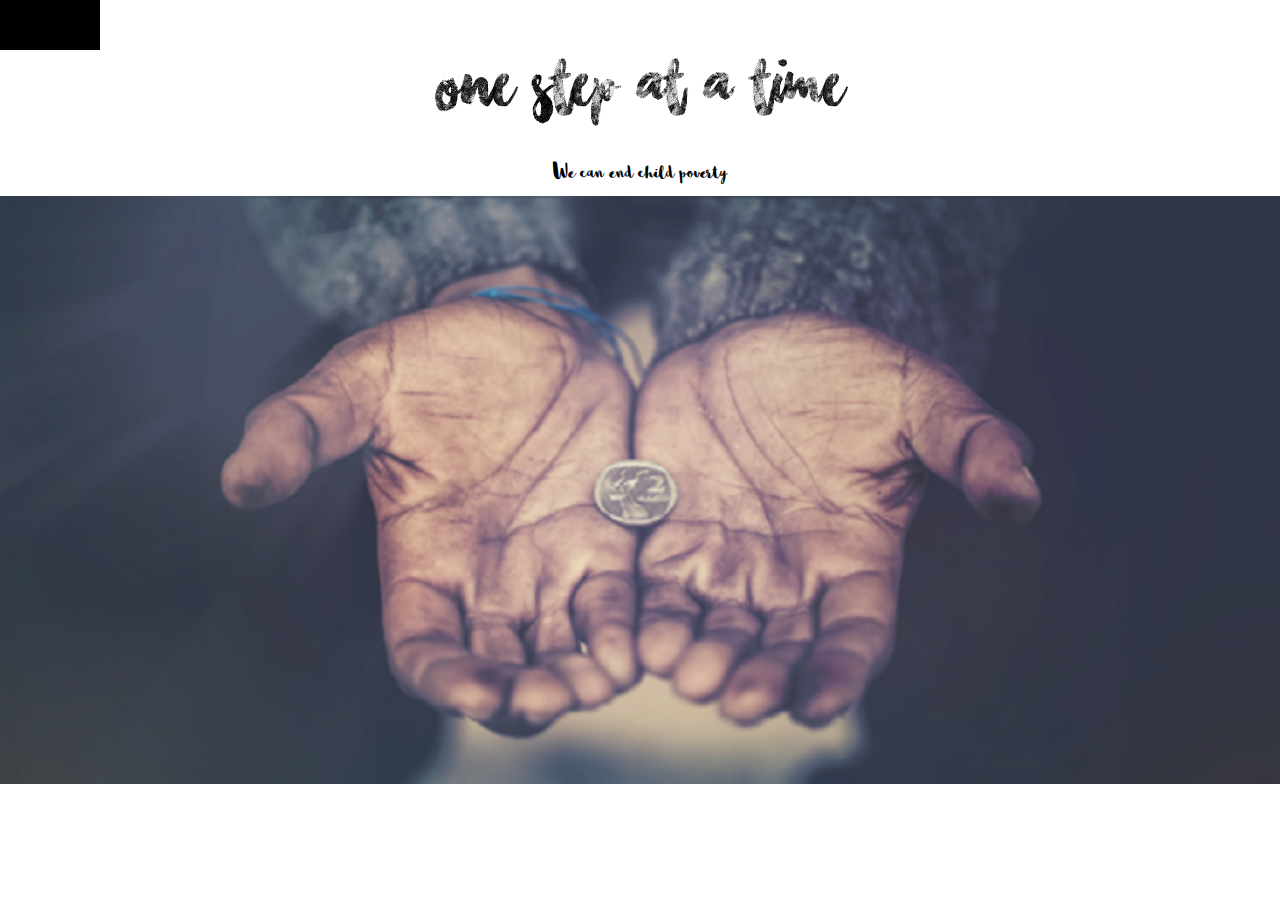
<file: index.html>
<!DOCTYPE html>
<html>
<head lang ="en">
	<title> Lets Fight Child Poverty </title>
	<link rel="shortcut icon" type="image/x-icon" href="wv.jpg" />
	<meta charset="utf-8">
	<meta name="viewport" content="width=device-width, initial scale=1">
	<!-- Latest compiled and minified CSS -->
	<link rel="stylesheet" href="http://maxcdn.bootstrapcdn.com/bootstrap/3.3.7/css/bootstrap.min.css">
	<!-- jQuery library -->
	<script src="https://ajax.googleapis.com/ajax/libs/jquery/1.12.4/jquery.min.js"></script>
	<!-- Latest compiled JavaScript -->
	<script src="http://maxcdn.bootstrapcdn.com/bootstrap/3.3.7/js/bootstrap.min.js"></script>
	<link rel="stylesheet" href="Cause.css">
	<script src="new.js"></script>
</head>
<body>
	<div class="container"></div>
	<div class="Home">
<img onclick="myFunction()" src="menu.png" width="100" height="50" class="dropbtn">
  <div id="myDropdown" class="dropdown-content">
	<a href="index.html">HOME</a>
	<a href="Stats.html">STATISTICS & FACTS</a> 
	<a href="help.html">GET INVOLVED</a>
  </div>
  <h1> One Step at a Time </h1>
  <h2> We can end child poverty </h2>

  <style>
.mySlides {display:none;}
</style>
<body>

<div class="slideshow">
  <img class="mySlides" src="M.png" style="width:100%">
  <img class="mySlides" src="Child_Poverty_Spain.jpg" style="width:100%">
  <img class="mySlides" src="pov.jpg" style="width:100%">
</div>

<script>
var myIndex = 0;
carousel();

function carousel() {
    var i;
    var x = document.getElementsByClassName("mySlides");
    for (i = 0; i < x.length; i++) {
       x[i].style.display = "none";
    }
    myIndex++;
    if (myIndex > x.length) {myIndex = 1}
    x[myIndex-1].style.display = "block";
    setTimeout(carousel, 4000); // Change image every 2 seconds
}
</script>
</body>
</html>
</file>
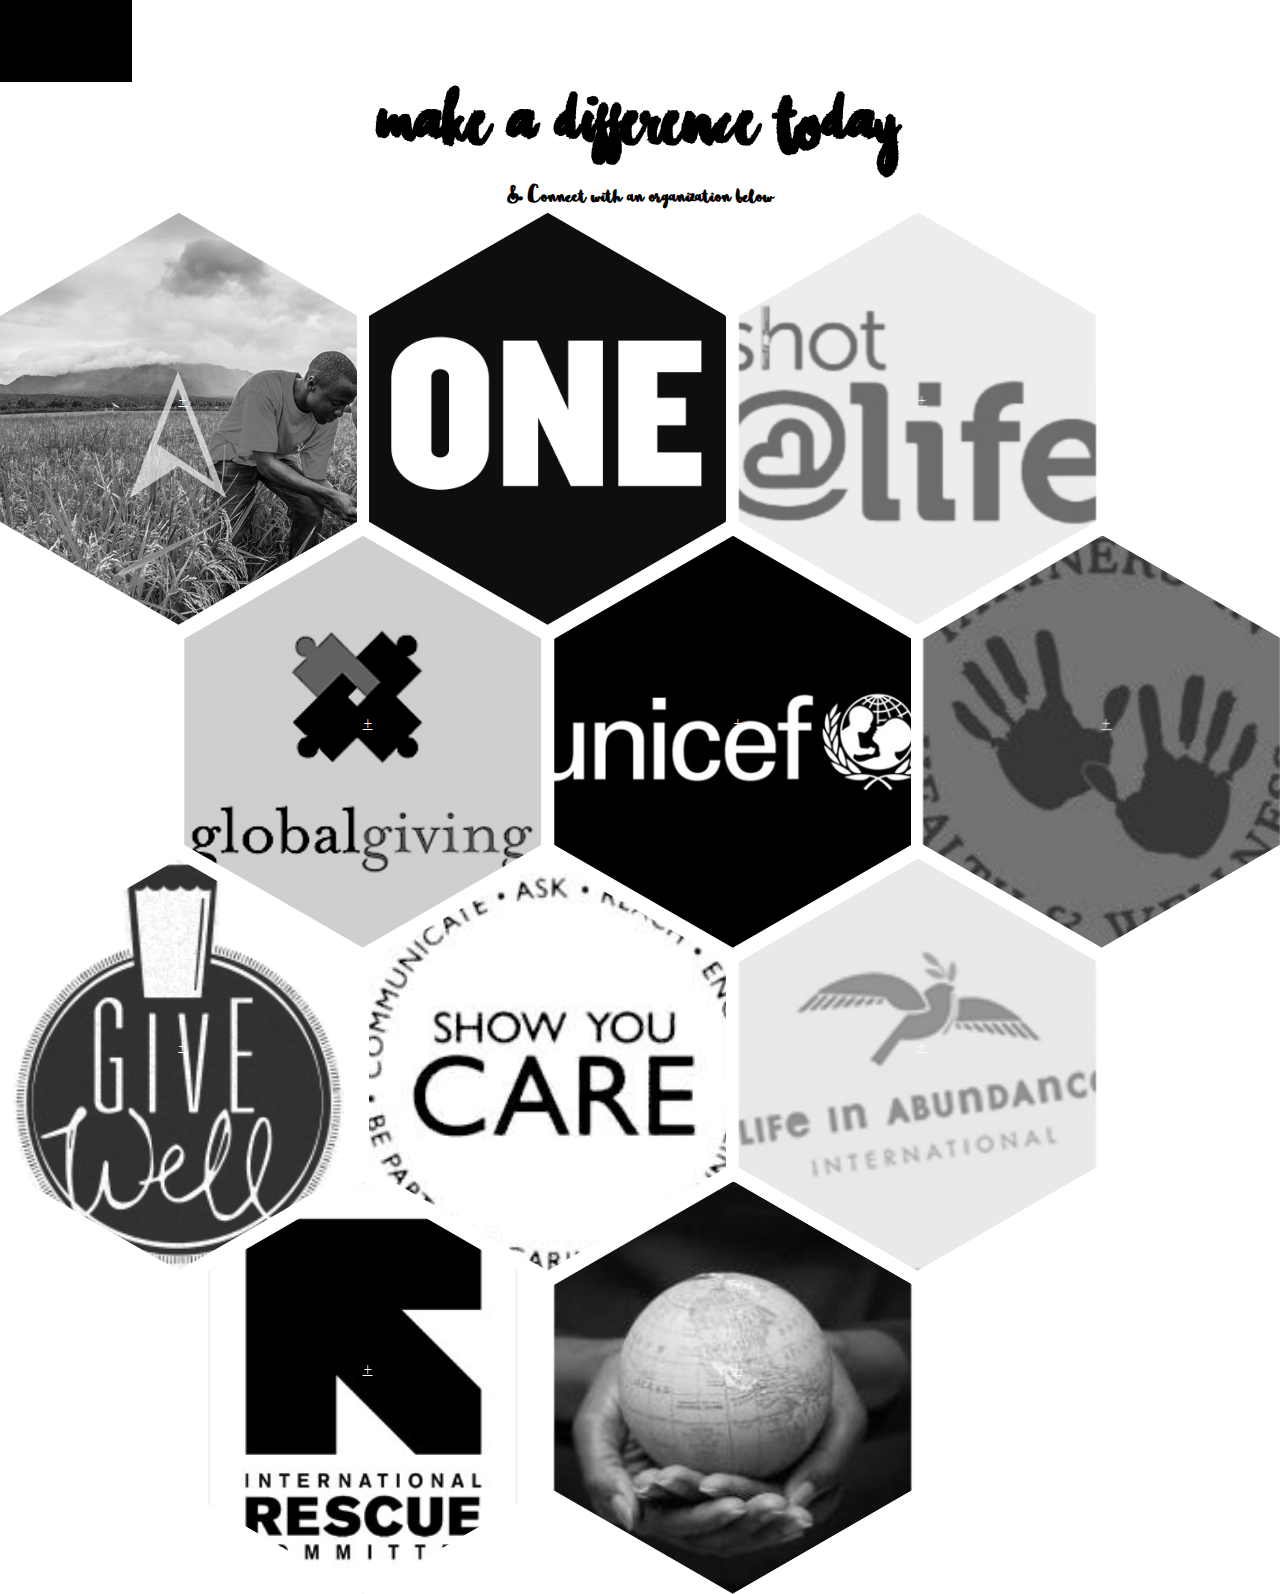
<file: help.html>
<!DOCTYPE html>
<html>
<head>
	<title>Get Involved</title>
  <link rel="shortcut icon" type="image/x-icon" href="wv.jpg" />
	<link rel="stylesheet" href="hex.css">
  <script src="new.js"></script>
</head>
<body>
  <div class="Home">
<img onclick="myFunction()" src="menu.png" width="100" height="50" class="dropbtn">
  <div id="myDropdown" class="dropdown-content">
  <a href="index.html">HOME</a>
  <a href="Stats.html">STATISTICS & FACTS</a> 
  <a href="help.html">GET INVOLVED</a>
  </div>
<h1> Make a difference today </h1>
<h2> & Connect with an organization below </h2>
<ul id="categories" class="clr">
	<li>
      <div>
        <img src="worldvision.jpg">
        <h1> World Vision </h1>
        <a href=http://donate.worldvision.org/ways-to-give/poverty-in-america> + </a> <p> "World Vision is a Christian humanitarian organization dedicated to working with children, families, and their communities worldwide to reach their full potential by tackling the root causes of poverty and injustice." </p>
    </div>
  </li>
    <li>
      <div>
        <img src="One.png">
        <h1> ONE Campaign </h1>
        <a href=https://www.one.org/us/take-action/education-for-refugees/?source=homepage> + </a> <p> "ONE Campaign uses grassroots and advocacy to raise awareness and money to help put a stop to global poverty. They mainly focus their attention on those living in impoverished conditions in Africa." </p>
    </div>
  </li>
  <li>
      <div>
        <img src="shot.JPG">
        <h1> ShotatLife </h1>
        <a href=http://shotatlife.org/> + </a> <p> "While Shot@Life is not primarily putting an end to global poverty, it is trying to eradicate one facet of it. Shot@Life is a nonprofit that provides vaccinations for those less fortunate so they will not be plagued by preventable diseases." </p>
    </div>
  </li>
  <li>
      <div>
        <img src="global.png">
        <h1> Global Giving </h1>
        <a href=https://www.globalgiving.org/> + </a> <p> "Global Giving is a charity fundraising web site that gives nonprofits from anywhere in the world a chance to raise the money that they need to improve their communities. Since 2002, the project has raised $114,889,647 from 392,257 donors and has supported 10,252 projects." </p>
    </div>
  </li>
  <li>
      <div>
        <img src="unicef.jpg">
        <h1> UNICEF </h1>
        <a href=http://www.unicef.org/> + </a> <p> "UNICEF is one of the largest nonprofit organizations and it is dedicated to helping children in need. UNICEF does so much for children around the globe, all while promoting education for girls and better health for pregnant women." </p>
    </div>
  </li>
  <li>
      <div>
        <img src="part.jpg">
        <h1> Partners in Health </h1>
        <a href=http://www.pih.org/> + </a> <p> "Partners in Health is another nonprofit much like Shot@Life, which is geared towards providing a better quality of living and preventing disease. Partners in Health partners with doctors and health institutions across the globe to provide much needed relief for people who would otherwise be unable to afford health care." </p>
    </div>
  </li>
  <li>
      <div>
        <img src="give-well.png">
        <h1> GiveWell </h1>
        <a href=http://www.givewell.org/> + </a> <p> "GiveWell is a combination of several top rated charities all over the world. Most, if not all, of these charities provide relief for impoverished people in every nation." </p>
    </div>
  </li>
  <li>
      <div>
        <img src="care.jpeg">
        <h1> CARE </h1>
        <a href="http://www.care.org/"> + </a> <p> "CARE wants to cut poverty off at its roots. This nonprofit provides tools for people who are at a higher risk of falling into poverty. They help people become successful and rise above the poverty within their nations." </p>
    </div>
  </li>
  <li>
      <div>
        <img src="life.png">
        <h1> Life in Abundance </h1>
        <a href=https://lifeinabundance.secure.nonprofitsoapbox.com/donate> + </a> <p> "Life in Abundance is a Christian-run organization that mobilizes churches and missionaries alike to provide relief for those who are suffering. This nonprofit wants to provide a healthier lifestyle to those who are living in poverty." </p>
    </div>
  </li>
  <li>
      <div>
        <img src="rescue.jpg">
        <h1> International Rescue Committee </h1>
        <a href=https://www.rescue.org/> + </a> <p>"The International Rescue Committee responds to the world’s worst humanitarian crises and helps people to survive and rebuild their lives to prevent global poverty. The nonprofit was founded in 1933 due to a request from Albert Einstein himself. The IRC has since offered lifesaving care and life-changing assistance to refugees forced to flee from war or disaster." </p>
    </div>
  </li>
  <li>
      <div>
        <img src="bor.jpg" >
        <h1> The Borgen Project </h1>
        <a href=http://borgenproject.org/> + </a> <p> "The Borgen Project uses advocacy and volunteers to spread awareness for the global poverty cause. Their campaign has recently focused on the Senate’s Energize Africa Act, and they've played a large part in pushing the Electrify Africa Act through the House of Representatives and on to the Senate." </p>
  </div>
  </li>
</ul>
</body>
</html>
</file>
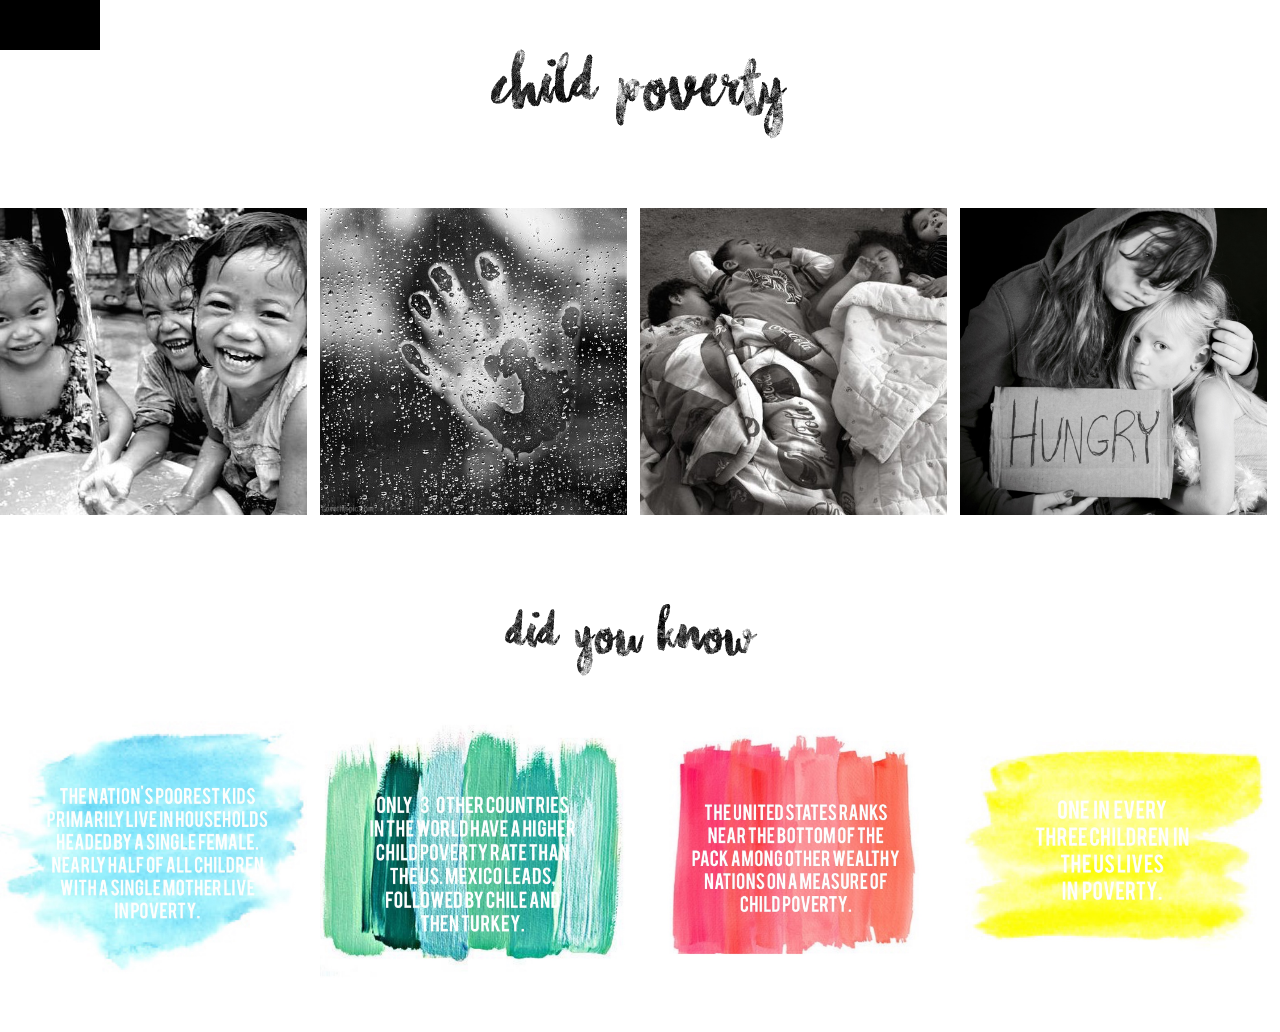
<file: Stats.html>
<!DOCTYPE html>
<html>
<head>
<head lang ="en">
	<title> Lets Fight Child Poverty </title>
	<link rel="shortcut icon" type="image/x-icon" href="wv.jpg" />
	<meta charset="utf-8">
	<meta name="viewport" content="width=device-width, initial scale=1">
	<!-- Latest compiled and minified CSS -->
	<link rel="stylesheet" href="http://maxcdn.bootstrapcdn.com/bootstrap/3.3.7/css/bootstrap.min.css">
	<!-- jQuery library -->
	<script src="https://ajax.googleapis.com/ajax/libs/jquery/1.12.4/jquery.min.js"></script>
	<!-- Latest compiled JavaScript -->
	<script src="http://maxcdn.bootstrapcdn.com/bootstrap/3.3.7/js/bootstrap.min.js"></script>
	<title>Child Poverty Facts & Statistics</title>
	<link rel="shortcut icon" type="image/x-icon" href="wv.jpg" />
	<link rel="stylesheet" href="Cause.css">
	<script src="new.js"></script>
</head>
<body>
<div class="Home">
<img onclick="myFunction()" src="menu.png" width="100" height="50" class="dropbtn">
  <div id="myDropdown" class="dropdown-content">
	<a href="index.html">HOME</a>
	<a href="Stats.html">STATISTICS & FACTS</a> 
	<a href="help.html">GET INVOLVED</a>
  </div>

<h1> Child Poverty </h1>
<img id = "F1" src = "F11.JPG" onclick = changeimg1(); style="float: left; width: 24%; margin-right: 1%; margin-bottom: 5em; margin-top: 5em;">
<img id = "F2" src = "F12.JPG" onclick = changeimg2(); style="float: left; width: 24%; margin-right: 1%; margin-bottom: 5em; margin-top: 5em;">
<img id = "F3" src = "F33.JPG" onclick = changeimg3(); style="float: left; width: 24%; margin-right: 1%; margin-bottom: 5em; margin-top: 5em;">
<img id = "F4" src = "F44.jpg" onclick = changeimg4(); style="float: left; width: 24%; margin-right: 1%; margin-bottom: 5em; margin-top: 5em;">
<p style="clear: both;">

<h3> Did you know?</h3>

<a href="http://www.pbs.org/wgbh/frontline/article/by-the-numbers-childhood-poverty-in-the-u-s/">
  <img src="D1.JPG" style="float: left; width: 24%; margin-right: 1%; margin-bottom: 2em;">
</a>
<a href="http://www.nccp.org/topics/childpoverty.html">
<img src="D2.JPG" style="float: left; width: 24%; margin-right: 1%; margin-bottom: 2em;">
</a>
<a href="https://www.washingtonpost.com/news/wonk/wp/2014/10/29/child-poverty-in-the-u-s-is-among-the-worst-in-the-developed-world/">
<img src="D3.JPG" style="float: left; width: 24%; margin-right: 1%; margin-bottom: 2em;">
</a>
<a href="http://www.alternet.org/economy/numbers-are-staggering-us-world-leader-child-poverty">
<img src="D4.JPG" style="float: left; width: 24%; margin-right: 1%; margin-bottom: 2em;">
</a>
<p style="clear: both;">




</body>
</html>
</file>
<file: Cause.css>
body{background: white;
}


@font-face {
    font-family: chase;
    src: url("Chasing Embers Demo Version.ttf");
}
@font-face {
    font-family: latte;
    src: url("KGSkinnyLatte.ttf");
}
@font-face {
    font-family: cour;
    src: url("cour.ttf");
}
@font-face {
    font-family: sophia;
    src: url("Sophia copy.otf");}
.dropbtn {
    background-color: white;
    color: white;
    padding: 16px;
    border: none;
}

.dropbtn:hover, .dropbtn:focus {
    background-color: black;
    color:black;
}

.dropdown {
    position: relative;
    display: inline-block;
}

.dropdown-content {
    display: none;
    position: absolute;
    background-color: white;
    min-width: 50px;
    overflow: auto;
    box-shadow: 0px 8px 16px 0px rgba(0,0,0,0.2);
}

.dropdown-content a {
    color: black;
    padding: 12px 16px;
    display: block;
    text-align: center;
    text-decoration: none;
    font-family: latte;
    font-size: 20px
}

.dropdown-content a:hover {background-color: black;
    color: white;}

.show {display:block;}


section{
        float: left;
        padding-top: 50px;
        padding-bottom: 100px;
        width: 100%;
        padding-left:0;
        padding-right:0;
}



h1{margin: 0;
font-family: chase;
color: black;
font-size: 80px;
text-align: center;}

h3{margin-top:1;
font-family: chase;
color: black;
font-size: 65px;
text-align: center;}

h2{font-family: sophia;
    color:black;
    font-size: 25px;
    text-align: center;
    }
p{font-family: chase;
    color:black;
    font-size: 15px;}
</file>
<file: hex.css>
@font-face {
    font-family: chase;
    src: url("Chasing Embers Demo Version.ttf");
}
@font-face {
    font-family: latte;
    src: url("KGSkinnyLatte.ttf");
}
@font-face {
    font-family: cour;
    src: url("cour.ttf");
}
@font-face {
    font-family: sophia;
    src: url("Sophia copy.otf");
}
.dropbtn {
    background-color: white;
    color: white;
    padding: 16px;
    border: none;
}

.dropbtn:hover, .dropbtn:focus {
    background-color: black;
    color:black;
}

.dropdown {
    position: relative;
    display: inline-block;
}

.dropdown-content {
    display: none;
    position: absolute;
    background-color: white;
    min-width: 50px;
    overflow: auto;
    box-shadow: 0px 8px 16px 0px rgba(0,0,0,0.2);
}

.dropdown-content a {
    color: black;
    padding: 12px 16px;
    text-decoration: none;
    display: block;
    text-align: center;
    font-family: latte;
    font-size: 20px
}

.dropdown-content a:hover {background-color: black;
    color: white;}

.show {display:block;}

h1{margin: 0;
font-family: chase;
color: black;
font-size: 80px;
text-align: center;}
h2{font-family: sophia;
    color:black;
    font-size: 25px;
    text-align: center;
    }
*{
  margin:0;
  padding:0;
}

.clr:after{
  content:"";
  display:block;
  clear:both;
}
#categories li{
  position:relative;
  list-style-type:none;
  width:27.85714285714286%; /* = (100-2.5) / 3.5 */
  padding-bottom: 32.16760145166612%; /* =  width /0.866 */
  float:left;
  overflow:hidden;
  visibility:hidden;
  -webkit-transform: rotate(-60deg) skewY(30deg);
  -ms-transform: rotate(-60deg) skewY(30deg);
  transform: rotate(-60deg) skewY(30deg);
}
#categories li:nth-child(3n+2){
  margin:0 1%;
}
#categories li:nth-child(6n+4){
  margin-left:0.5%;
}
#categories li:nth-child(6n+4), #categories li:nth-child(6n+5), #categories li:nth-child(6n+6) {
	margin-top: -6.9285714285%;
  margin-bottom: -6.9285714285%;
  
  -webkit-transform: translateX(50%) rotate(-60deg) skewY(30deg);
  -ms-transform: translateX(50%) rotate(-60deg) skewY(30deg);
  transform: translateX(50%) rotate(-60deg) skewY(30deg);
}
#categories li:nth-child(6n+4):last-child, #categories li:nth-child(6n+5):last-child, #categories li:nth-child(6n+6):last-child{
  margin-bottom:0%;
}
#categories li *{
  position:absolute;
  visibility:visible;
}
#categories li > div{
  width:100%;
  height:100%;
  text-align:center;
  color:#fff;
  overflow:hidden;
  
  -webkit-transform: skewY(-30deg) rotate(60deg);
  -ms-transform: skewY(-30deg) rotate(60deg);
  transform: skewY(-30deg) rotate(60deg);
  
	-webkit-backface-visibility:hidden;
  
}

/* HEX CONTENT */
#categories li img{
  left:-100%; right:-100%;
  width: auto; height:100%;
  margin:0 auto;   
}

#categories div h1, #categories div p{
  width:90%;
  padding:0 5%;
  background-color:#008080; background-color: rgba(0, 128, 128, 0.8);
  -webkit-transition: top .2s ease-out, bottom .2s ease-out, .2s padding .2s ease-out;
  -ms-transition: top .2s ease-out, bottom .2s ease-out, .2s padding .2s ease-out;
  transition: top .2s ease-out, bottom .2s ease-out, .2s padding .2s ease-out;
}
#categories li h1{
  font-family: chase;
  color:white;
  bottom:110%;
  font-style:italic;
  font-weight:normal;
  font-size:2.5em;
  padding-top:100%;
  padding-bottom:100%;
}
#categories li a{
  font-family: cour;
  color:white;
  margin-top: 50%;
  margin-bottom: 50%;
  }
#categories li h1:after{
  font-family: cour;
  content:'';
  display:block;
  position:absolute;
  bottom:-1px; left:45%;
  width:10%;
  text-align:center;
  z-index:1;
  border-bottom:2px solid #fff;
}
#categories li p{
  font-family: cour;
	padding-top:50%;
	top:110%;
	padding-bottom:50%;
}


/* HOVER EFFECT  */

#categories li div:hover h1 {
  bottom:50%;
  padding-bottom:10%;
}

#categories li div:hover p{
  top:50%;
  padding-top:2.5%;
}
</file>
